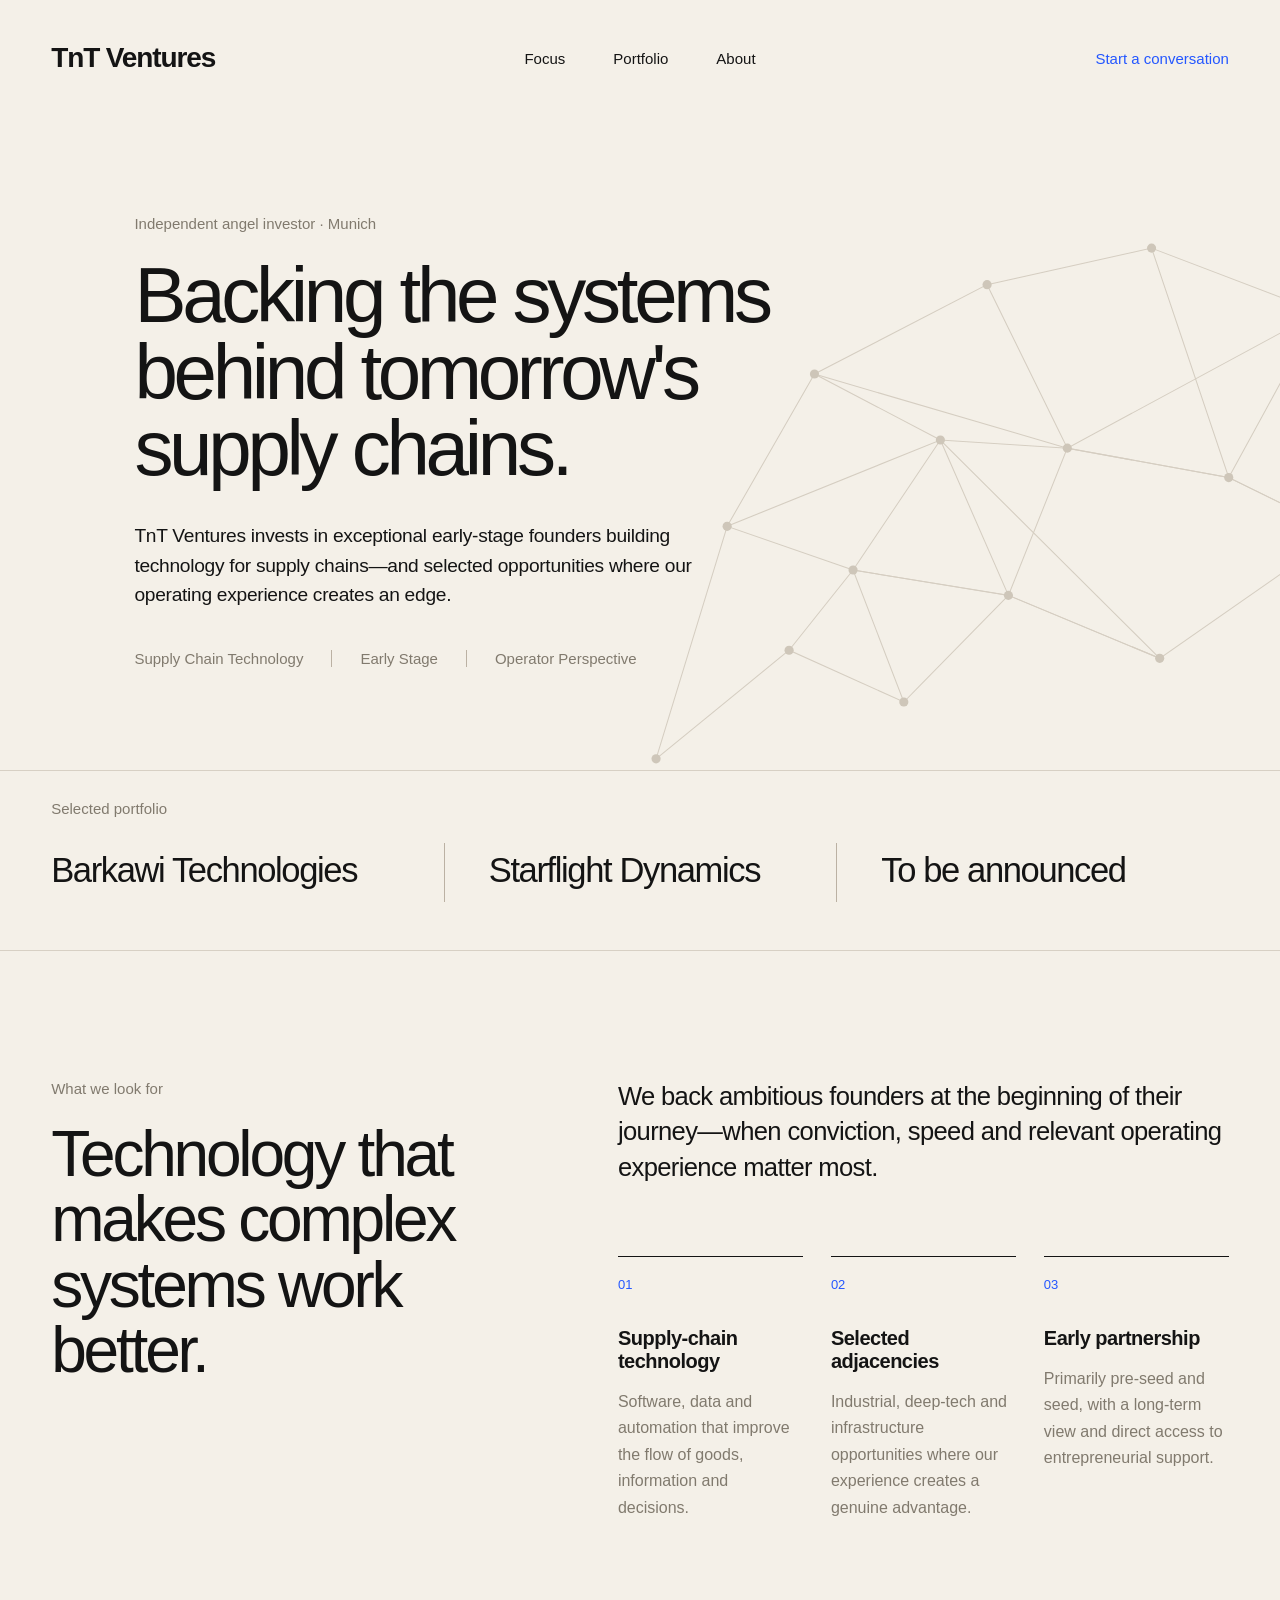
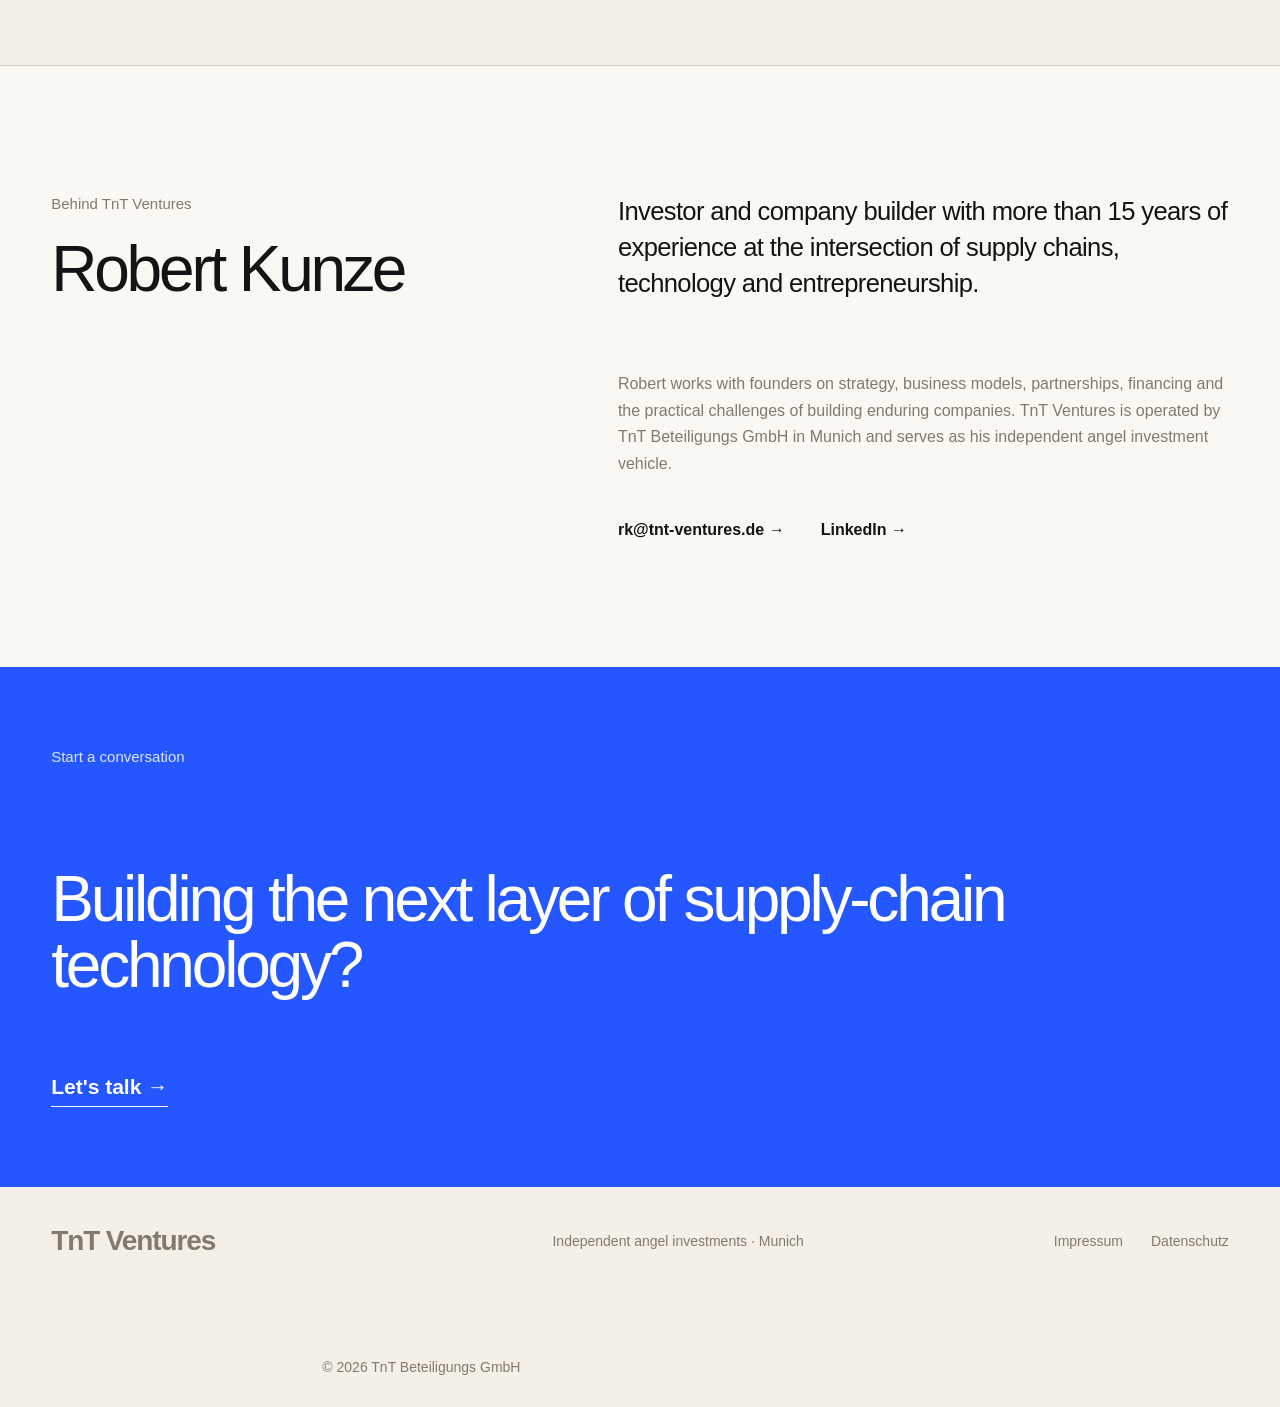
<file: index.html>
<!doctype html>
<html lang="en">
<head>
  <meta charset="utf-8">
  <meta name="viewport" content="width=device-width,initial-scale=1">
  <title>TnT Ventures | Supply Chain Technology Investments</title>
  <meta name="description" content="TnT Ventures is Robert Kunze's independent angel investment vehicle, backing early-stage founders in supply-chain technology and selected adjacent opportunities.">
  <meta name="robots" content="index,follow,max-image-preview:large,max-snippet:-1,max-video-preview:-1">
  <link rel="canonical" href="https://tnt-ventures.de/">
  <link rel="icon" href="/favicon.svg" type="image/svg+xml">
  <meta property="og:type" content="website">
  <meta property="og:site_name" content="TnT Ventures">
  <meta property="og:title" content="TnT Ventures | Supply Chain Technology Investments">
  <meta property="og:description" content="Independent angel investments in early-stage supply-chain technology and selected adjacent opportunities.">
  <meta property="og:url" content="https://tnt-ventures.de/">
  <meta property="og:image" content="https://tnt-ventures.de/social-card.png">
  <meta property="og:image:width" content="1200">
  <meta property="og:image:height" content="630">
  <meta property="og:image:alt" content="TnT Ventures — backing the systems behind tomorrow's supply chains.">
  <meta property="og:locale" content="en_DE">
  <meta name="twitter:card" content="summary_large_image">
  <meta name="twitter:title" content="TnT Ventures | Supply Chain Technology Investments">
  <meta name="twitter:description" content="Independent angel investments in early-stage supply-chain technology and selected adjacent opportunities.">
  <meta name="twitter:image" content="https://tnt-ventures.de/social-card.png">
  <link rel="stylesheet" href="styles.css">
  <script type="application/ld+json">
  {
    "@context": "https://schema.org",
    "@graph": [
      {
        "@type": "WebSite",
        "@id": "https://tnt-ventures.de/#website",
        "url": "https://tnt-ventures.de/",
        "name": "TnT Ventures",
        "description": "Independent angel investments in early-stage supply-chain technology and selected adjacent opportunities.",
        "inLanguage": "en"
      },
      {
        "@type": "Organization",
        "@id": "https://tnt-ventures.de/#organization",
        "name": "TnT Ventures",
        "legalName": "TnT Beteiligungs GmbH",
        "url": "https://tnt-ventures.de/",
        "email": "rk@tnt-ventures.de",
        "description": "Robert Kunze's independent angel investment vehicle focused on supply-chain technology and selected adjacent opportunities.",
        "address": {
          "@type": "PostalAddress",
          "streetAddress": "Baierbrunner Straße 21",
          "postalCode": "81379",
          "addressLocality": "München",
          "addressCountry": "DE"
        }
      },
      {
        "@type": "Person",
        "@id": "https://tnt-ventures.de/#robert-kunze",
        "name": "Robert Kunze",
        "jobTitle": "Angel Investor and Company Builder",
        "url": "https://tnt-ventures.de/#about",
        "sameAs": [
          "https://www.linkedin.com/in/robert-kunze-53a3495a"
        ],
        "affiliation": {
          "@id": "https://tnt-ventures.de/#organization"
        }
      }
    ]
  }
  </script>
</head>
<body>
<main>
  <header class="site-header">
    <a class="wordmark" href="#top">TnT Ventures</a>
    <nav aria-label="Primary navigation">
      <a href="#focus">Focus</a><a href="#portfolio">Portfolio</a><a href="#about">About</a>
    </nav>
    <a class="header-cta" href="mailto:rk@tnt-ventures.de">Start a conversation</a>
  </header>

  <section class="hero" id="top">
    <svg class="network" aria-hidden="true" viewBox="0 0 760 650" preserveAspectRatio="xMidYMid slice">
      <g class="network-lines">
        <path d="M47 575 178 468 291 519 394 414 543 476 721 352"/><path d="M47 575 117 346 241 389 394 414 452 269 611 298 721 352"/><path d="M117 346 203 196 327 261 241 389 291 519"/><path d="M203 196 373 108 452 269 327 261 394 414"/><path d="M373 108 535 72 611 298 452 269"/><path d="M535 72 700 135 611 298 721 352"/><path d="M178 468 241 389 394 414 543 476"/><path d="M203 196 452 269 700 135"/><path d="M117 346 327 261 543 476"/>
      </g>
      <g class="network-nodes">
        <circle cx="47" cy="575" r="4.5"/><circle cx="178" cy="468" r="4.5"/><circle cx="291" cy="519" r="4.5"/><circle cx="394" cy="414" r="4.5"/><circle cx="543" cy="476" r="4.5"/><circle cx="721" cy="352" r="4.5"/><circle cx="117" cy="346" r="4.5"/><circle cx="241" cy="389" r="4.5"/><circle cx="452" cy="269" r="4.5"/><circle cx="611" cy="298" r="4.5"/><circle cx="203" cy="196" r="4.5"/><circle cx="327" cy="261" r="4.5"/><circle cx="373" cy="108" r="4.5"/><circle cx="535" cy="72" r="4.5"/><circle cx="700" cy="135" r="4.5"/>
      </g>
    </svg>
    <div class="hero-copy">
      <p class="eyebrow">Independent angel investor · Munich</p>
      <h1>Backing the systems behind tomorrow's supply chains.</h1>
      <p class="hero-intro">TnT Ventures invests in exceptional early-stage founders building technology for supply chains—and selected opportunities where our operating experience creates an edge.</p>
      <div class="proof-row"><span>Supply Chain Technology</span><span>Early Stage</span><span>Operator Perspective</span></div>
    </div>
  </section>

  <section class="portfolio-strip" id="portfolio">
    <p class="section-kicker">Selected portfolio</p>
    <div class="portfolio-list">
      <a href="https://www.barkawi.com/" target="_blank" rel="noreferrer">Barkawi Technologies <b>→</b></a>
      <a href="https://www.starflight-dynamics.com/" target="_blank" rel="noreferrer">Starflight Dynamics <b>→</b></a>
      <span>To be announced</span>
    </div>
  </section>

  <section class="focus-section" id="focus">
    <div><p class="section-kicker">What we look for</p><h2>Technology that makes complex systems work better.</h2></div>
    <div class="focus-copy">
      <p>We back ambitious founders at the beginning of their journey—when conviction, speed and relevant operating experience matter most.</p>
      <div class="focus-grid">
        <article><span>01</span><h3>Supply-chain technology</h3><p>Software, data and automation that improve the flow of goods, information and decisions.</p></article>
        <article><span>02</span><h3>Selected adjacencies</h3><p>Industrial, deep-tech and infrastructure opportunities where our experience creates a genuine advantage.</p></article>
        <article><span>03</span><h3>Early partnership</h3><p>Primarily pre-seed and seed, with a long-term view and direct access to entrepreneurial support.</p></article>
      </div>
    </div>
  </section>

  <section class="about-section" id="about">
    <div><p class="section-kicker">Behind TnT Ventures</p><h2>Robert Kunze</h2></div>
    <div>
      <p class="about-lead">Investor and company builder with more than 15 years of experience at the intersection of supply chains, technology and entrepreneurship.</p>
      <p>Robert works with founders on strategy, business models, partnerships, financing and the practical challenges of building enduring companies. TnT Ventures is operated by TnT Beteiligungs GmbH in Munich and serves as his independent angel investment vehicle.</p>
      <div class="about-links">
        <a href="mailto:rk@tnt-ventures.de">rk@tnt-ventures.de →</a>
        <a href="https://www.linkedin.com/in/robert-kunze-53a3495a" target="_blank" rel="noreferrer">LinkedIn →</a>
      </div>
    </div>
  </section>

  <section class="contact-section">
    <p class="section-kicker">Start a conversation</p>
    <h2>Building the next layer of supply-chain technology?</h2>
    <a class="contact-link" href="mailto:rk@tnt-ventures.de">Let's talk →</a>
  </section>

  <footer>
    <a class="wordmark" href="#top">TnT Ventures</a>
    <p>Independent angel investments · Munich</p>
    <div><a href="impressum.html">Impressum</a><a href="datenschutz.html">Datenschutz</a></div>
    <span>© 2026 TnT Beteiligungs GmbH</span>
  </footer>
</main>
</body>
</html>
</file>
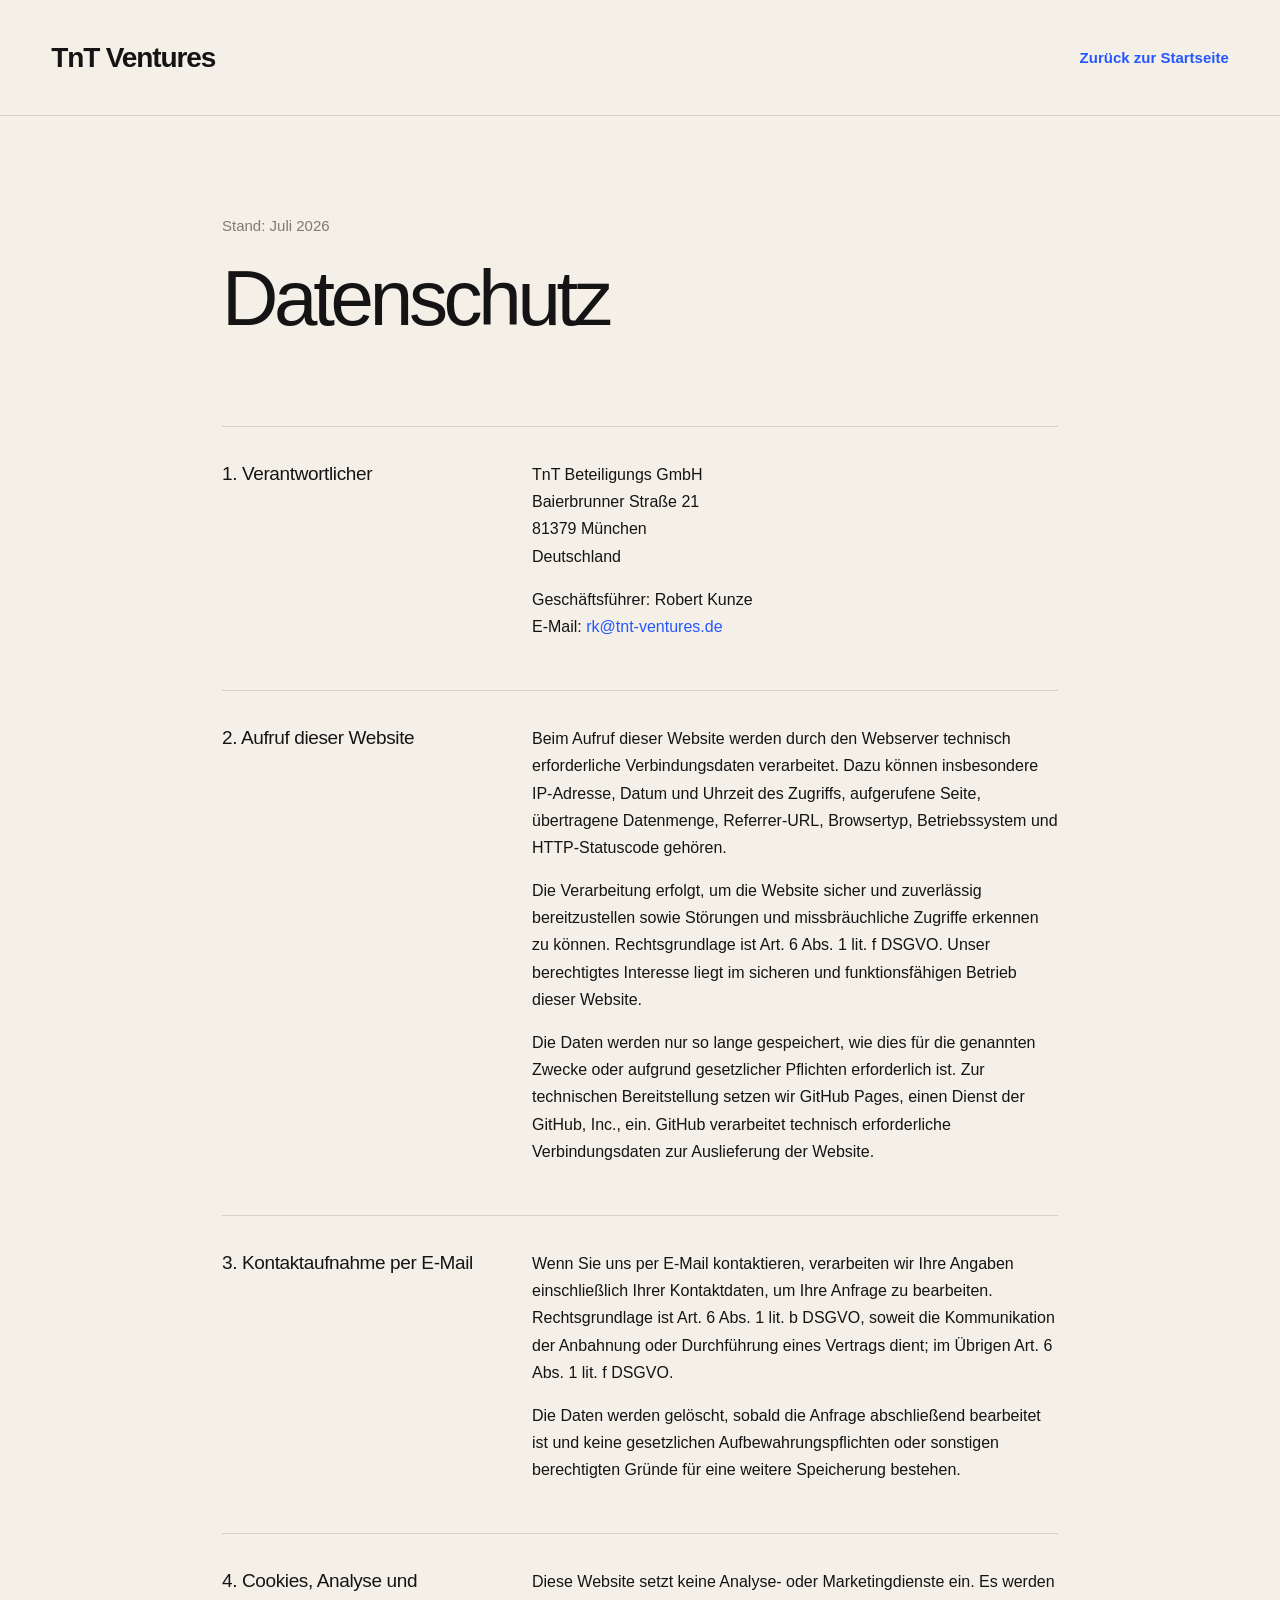
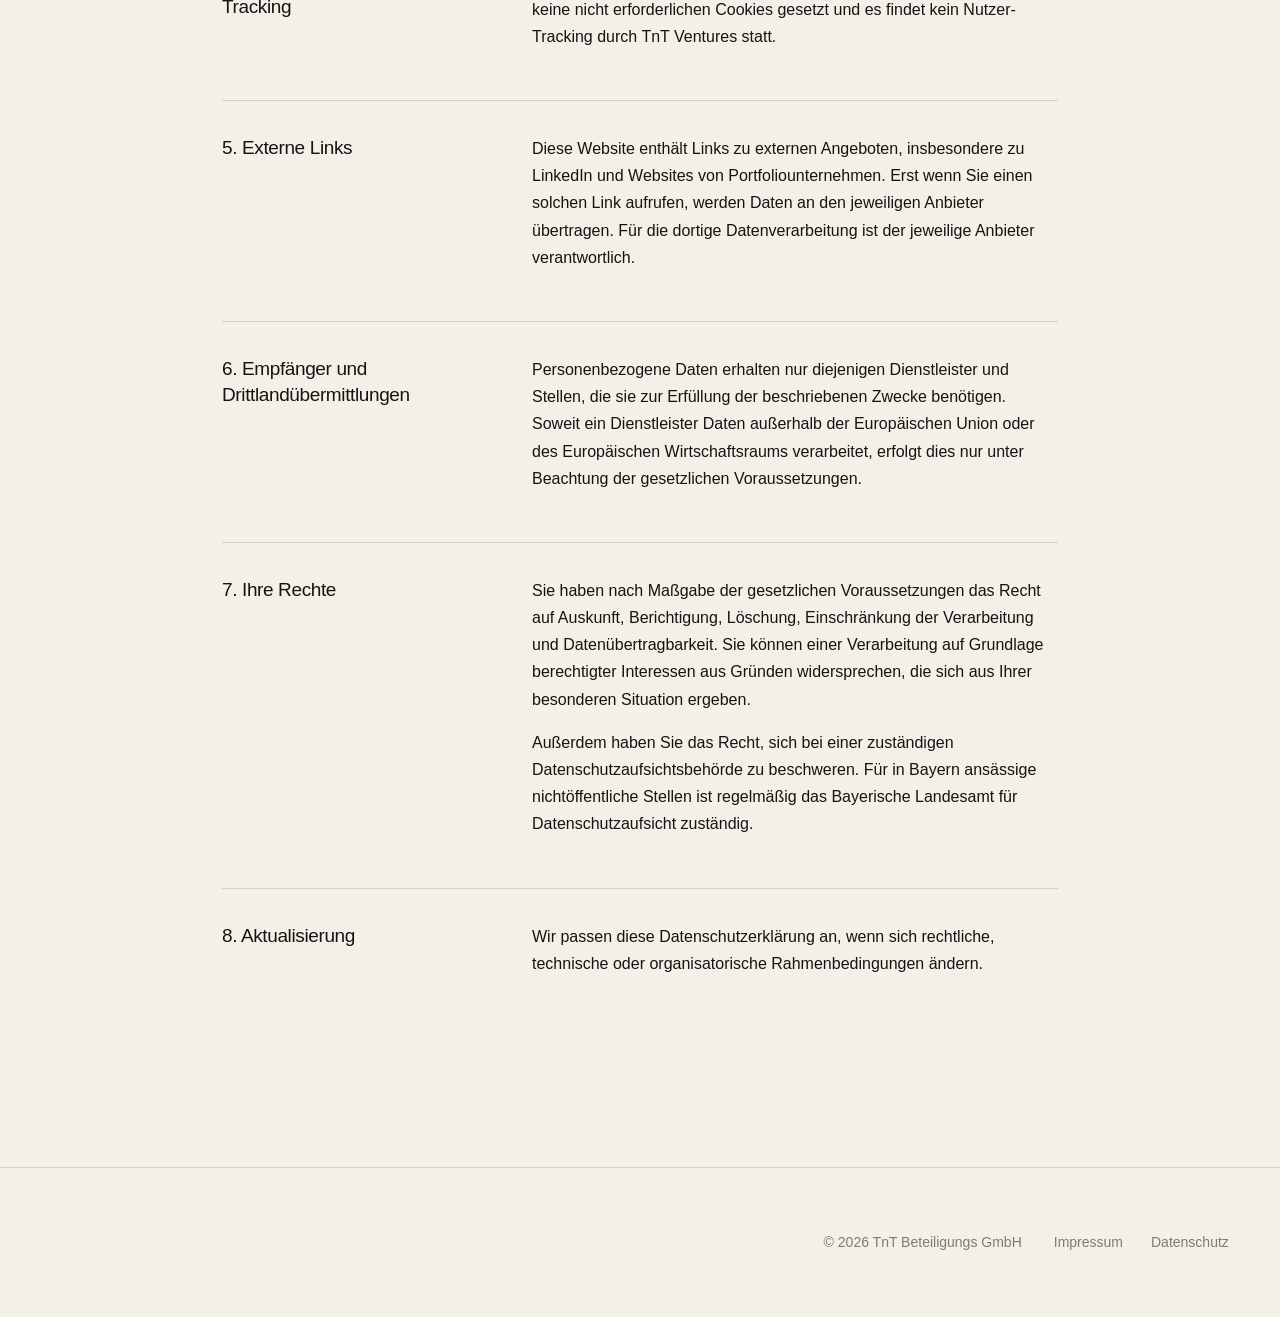
<file: datenschutz.html>
<!doctype html>
<html lang="de">
<head>
  <meta charset="utf-8"><meta name="viewport" content="width=device-width,initial-scale=1">
  <title>Datenschutz | TnT Ventures</title><meta name="description" content="Datenschutzerklärung der TnT Beteiligungs GmbH.">
  <meta name="robots" content="index,follow"><link rel="canonical" href="https://tnt-ventures.de/datenschutz.html"><link rel="icon" href="/favicon.svg" type="image/svg+xml">
  <link rel="stylesheet" href="styles.css">
</head>
<body><main class="legal-page">
  <header class="legal-header"><a class="wordmark" href="index.html">TnT Ventures</a><a href="index.html">Zurück zur Startseite</a></header>
  <article class="legal-content">
    <p class="section-kicker">Stand: Juli 2026</p><h1>Datenschutz</h1>
    <section><h2>1. Verantwortlicher</h2><div><p>TnT Beteiligungs GmbH<br>Baierbrunner Straße 21<br>81379 München<br>Deutschland</p><p>Geschäftsführer: Robert Kunze<br>E-Mail: <a href="mailto:rk@tnt-ventures.de">rk@tnt-ventures.de</a></p></div></section>
    <section><h2>2. Aufruf dieser Website</h2><div><p>Beim Aufruf dieser Website werden durch den Webserver technisch erforderliche Verbindungsdaten verarbeitet. Dazu können insbesondere IP-Adresse, Datum und Uhrzeit des Zugriffs, aufgerufene Seite, übertragene Datenmenge, Referrer-URL, Browsertyp, Betriebssystem und HTTP-Statuscode gehören.</p><p>Die Verarbeitung erfolgt, um die Website sicher und zuverlässig bereitzustellen sowie Störungen und missbräuchliche Zugriffe erkennen zu können. Rechtsgrundlage ist Art. 6 Abs. 1 lit. f DSGVO. Unser berechtigtes Interesse liegt im sicheren und funktionsfähigen Betrieb dieser Website.</p><p>Die Daten werden nur so lange gespeichert, wie dies für die genannten Zwecke oder aufgrund gesetzlicher Pflichten erforderlich ist. Zur technischen Bereitstellung setzen wir GitHub Pages, einen Dienst der GitHub, Inc., ein. GitHub verarbeitet technisch erforderliche Verbindungsdaten zur Auslieferung der Website.</p></div></section>
    <section><h2>3. Kontaktaufnahme per E-Mail</h2><div><p>Wenn Sie uns per E-Mail kontaktieren, verarbeiten wir Ihre Angaben einschließlich Ihrer Kontaktdaten, um Ihre Anfrage zu bearbeiten. Rechtsgrundlage ist Art. 6 Abs. 1 lit. b DSGVO, soweit die Kommunikation der Anbahnung oder Durchführung eines Vertrags dient; im Übrigen Art. 6 Abs. 1 lit. f DSGVO.</p><p>Die Daten werden gelöscht, sobald die Anfrage abschließend bearbeitet ist und keine gesetzlichen Aufbewahrungspflichten oder sonstigen berechtigten Gründe für eine weitere Speicherung bestehen.</p></div></section>
    <section><h2>4. Cookies, Analyse und Tracking</h2><p>Diese Website setzt keine Analyse- oder Marketingdienste ein. Es werden keine nicht erforderlichen Cookies gesetzt und es findet kein Nutzer-Tracking durch TnT Ventures statt.</p></section>
    <section><h2>5. Externe Links</h2><p>Diese Website enthält Links zu externen Angeboten, insbesondere zu LinkedIn und Websites von Portfoliounternehmen. Erst wenn Sie einen solchen Link aufrufen, werden Daten an den jeweiligen Anbieter übertragen. Für die dortige Datenverarbeitung ist der jeweilige Anbieter verantwortlich.</p></section>
    <section><h2>6. Empfänger und Drittlandübermittlungen</h2><p>Personenbezogene Daten erhalten nur diejenigen Dienstleister und Stellen, die sie zur Erfüllung der beschriebenen Zwecke benötigen. Soweit ein Dienstleister Daten außerhalb der Europäischen Union oder des Europäischen Wirtschaftsraums verarbeitet, erfolgt dies nur unter Beachtung der gesetzlichen Voraussetzungen.</p></section>
    <section><h2>7. Ihre Rechte</h2><div><p>Sie haben nach Maßgabe der gesetzlichen Voraussetzungen das Recht auf Auskunft, Berichtigung, Löschung, Einschränkung der Verarbeitung und Datenübertragbarkeit. Sie können einer Verarbeitung auf Grundlage berechtigter Interessen aus Gründen widersprechen, die sich aus Ihrer besonderen Situation ergeben.</p><p>Außerdem haben Sie das Recht, sich bei einer zuständigen Datenschutzaufsichtsbehörde zu beschweren. Für in Bayern ansässige nichtöffentliche Stellen ist regelmäßig das Bayerische Landesamt für Datenschutzaufsicht zuständig.</p></div></section>
    <section><h2>8. Aktualisierung</h2><p>Wir passen diese Datenschutzerklärung an, wenn sich rechtliche, technische oder organisatorische Rahmenbedingungen ändern.</p></section>
  </article>
  <footer class="legal-footer"><span>© 2026 TnT Beteiligungs GmbH</span><div><a href="impressum.html">Impressum</a><a href="datenschutz.html">Datenschutz</a></div></footer>
</main></body></html>
</file>
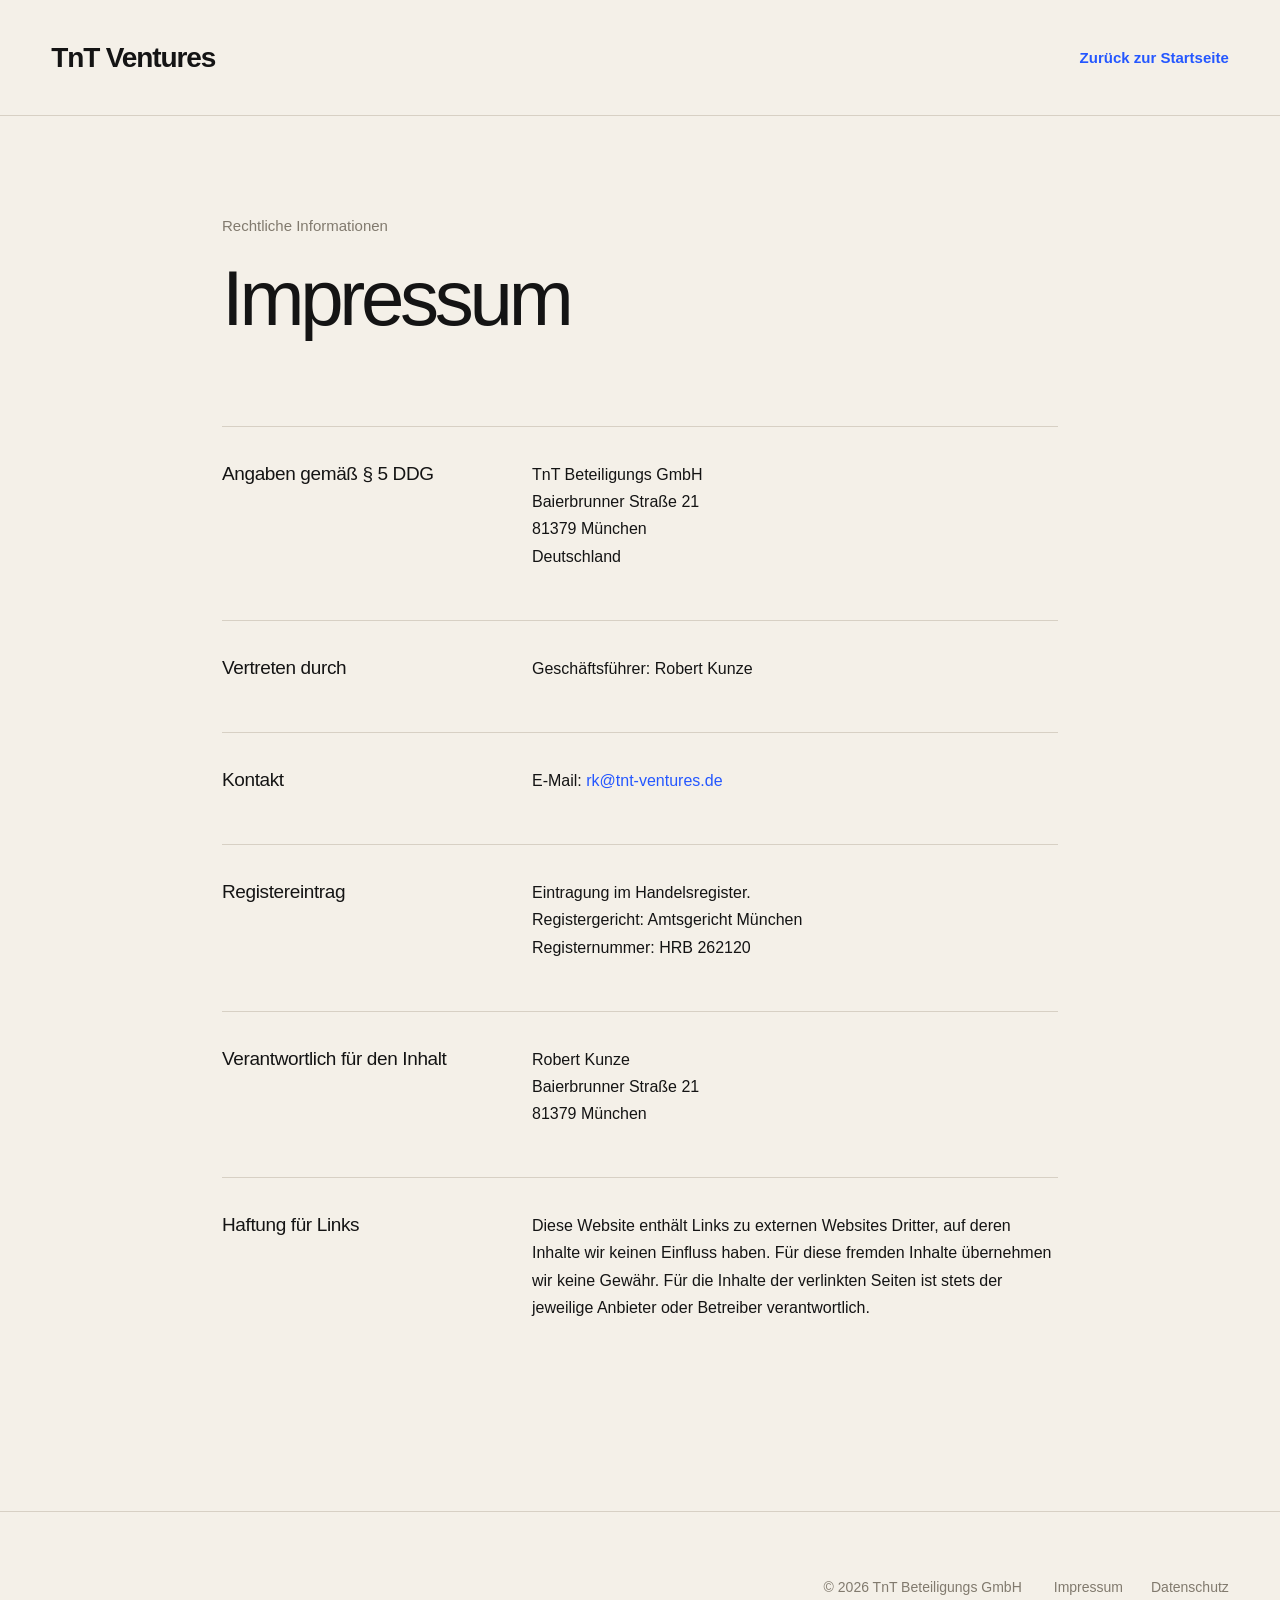
<file: impressum.html>
<!doctype html>
<html lang="de">
<head>
  <meta charset="utf-8"><meta name="viewport" content="width=device-width,initial-scale=1">
  <title>Impressum | TnT Ventures</title><meta name="description" content="Impressum der TnT Beteiligungs GmbH.">
  <meta name="robots" content="index,follow"><link rel="canonical" href="https://tnt-ventures.de/impressum.html"><link rel="icon" href="/favicon.svg" type="image/svg+xml">
  <link rel="stylesheet" href="styles.css">
</head>
<body><main class="legal-page">
  <header class="legal-header"><a class="wordmark" href="index.html">TnT Ventures</a><a href="index.html">Zurück zur Startseite</a></header>
  <article class="legal-content">
    <p class="section-kicker">Rechtliche Informationen</p><h1>Impressum</h1>
    <section><h2>Angaben gemäß § 5 DDG</h2><p>TnT Beteiligungs GmbH<br>Baierbrunner Straße 21<br>81379 München<br>Deutschland</p></section>
    <section><h2>Vertreten durch</h2><p>Geschäftsführer: Robert Kunze</p></section>
    <section><h2>Kontakt</h2><p>E-Mail: <a href="mailto:rk@tnt-ventures.de">rk@tnt-ventures.de</a></p></section>
    <section><h2>Registereintrag</h2><p>Eintragung im Handelsregister.<br>Registergericht: Amtsgericht München<br>Registernummer: HRB 262120</p></section>
    <section><h2>Verantwortlich für den Inhalt</h2><p>Robert Kunze<br>Baierbrunner Straße 21<br>81379 München</p></section>
    <section><h2>Haftung für Links</h2><p>Diese Website enthält Links zu externen Websites Dritter, auf deren Inhalte wir keinen Einfluss haben. Für diese fremden Inhalte übernehmen wir keine Gewähr. Für die Inhalte der verlinkten Seiten ist stets der jeweilige Anbieter oder Betreiber verantwortlich.</p></section>
  </article>
  <footer class="legal-footer"><span>© 2026 TnT Beteiligungs GmbH</span><div><a href="impressum.html">Impressum</a><a href="datenschutz.html">Datenschutz</a></div></footer>
</main></body></html>
</file>
<file: styles.css>
:root{--canvas:#f4f0e8;--paper:#faf8f3;--ink:#141414;--muted:#817a6e;--rule:#d7d0c4;--accent:#2457ff}
*{box-sizing:border-box}html{scroll-behavior:smooth}body{margin:0;background:var(--canvas);color:var(--ink);font-family:Arial,Helvetica,sans-serif}a{color:inherit;text-decoration:none}a:focus-visible{outline:2px solid var(--accent);outline-offset:6px}
.site-header,.hero,.portfolio-strip,.focus-section,.about-section,.contact-section,footer{padding-inline:clamp(24px,4vw,64px)}
.site-header{height:116px;display:grid;grid-template-columns:1fr auto 1fr;align-items:center;position:relative;z-index:5}.wordmark{font-size:28px;font-weight:600;letter-spacing:-.04em}nav{display:flex;gap:48px}nav a,.header-cta{font-size:15px;font-weight:500;position:relative}.header-cta{color:var(--accent);justify-self:end}nav a:after,.header-cta:after{content:"";position:absolute;height:1.5px;left:0;right:100%;bottom:-6px;background:var(--accent);transition:right .24s ease}nav a:hover:after,.header-cta:hover:after{right:0}
.hero{min-height:655px;position:relative;overflow:hidden;display:flex;align-items:center;border-bottom:1px solid var(--rule)}.hero-copy{position:relative;z-index:2;width:min(790px,64vw);padding:48px 0 68px clamp(0px,6.5vw,100px);animation:rise .65s ease-out both}.eyebrow,.section-kicker{color:var(--muted);font-size:15px;line-height:1.3}h1{font-size:clamp(58px,6.1vw,92px);line-height:.98;letter-spacing:-.055em;font-weight:400;margin:24px 0 34px}.hero-intro{max-width:610px;font-size:clamp(18px,1.5vw,22px);line-height:1.55;letter-spacing:-.015em;margin:0}.proof-row{display:flex;align-items:center;margin-top:40px;color:var(--muted);font-size:15px}.proof-row span+span{border-left:1px solid #bbb1a3;margin-left:28px;padding-left:28px}
.network{position:absolute;z-index:1;right:-85px;bottom:-65px;width:min(58vw,820px);height:660px;opacity:.52;animation:network-in 1.1s .15s ease-out both}.network-lines{fill:none;stroke:#b8ad9d;stroke-width:1}.network-nodes{fill:#aa9f8d}
.portfolio-strip{padding-top:28px;padding-bottom:48px}.section-kicker{margin:0 0 24px}.portfolio-list{display:grid;grid-template-columns:repeat(3,1fr)}.portfolio-list>*{font-size:clamp(24px,2.7vw,41px);letter-spacing:-.04em;padding:8px 34px 12px 0;display:flex;align-items:center;gap:14px}.portfolio-list>*+*{border-left:1px solid #bbb1a3;padding-left:44px}.portfolio-list b{font-size:20px;opacity:0;transform:translateX(-8px);transition:.22s ease}.portfolio-list a:hover,.about-links a:hover{color:var(--accent)}.portfolio-list a:hover b{opacity:1;transform:none}
.focus-section,.about-section{padding-top:clamp(90px,10vw,150px);padding-bottom:clamp(90px,10vw,150px);display:grid;grid-template-columns:.85fr 1.15fr;gap:clamp(50px,9vw,150px);border-top:1px solid var(--rule)}h2{font-size:clamp(42px,5vw,74px);line-height:1.02;letter-spacing:-.05em;font-weight:400;margin:0}.focus-copy>p,.about-lead{font-size:clamp(22px,2vw,30px);line-height:1.4;letter-spacing:-.025em;margin:0 0 70px}.focus-grid{display:grid;grid-template-columns:repeat(3,1fr);gap:28px}.focus-grid article{border-top:1px solid var(--ink);padding-top:18px}.focus-grid span{color:var(--accent);font-size:13px}.focus-grid h3{font-size:20px;margin:34px 0 14px;letter-spacing:-.025em}.focus-grid p,.about-section>div:last-child>p:not(.about-lead){color:var(--muted);font-size:16px;line-height:1.65}.about-section{background:var(--paper)}.about-links{display:flex;gap:36px;margin-top:44px}.about-links a{font-weight:600}
.contact-section{background:var(--accent);color:#fff;min-height:520px;padding-top:80px;padding-bottom:80px;display:flex;flex-direction:column;justify-content:space-between}.contact-section .section-kicker{color:#dce4ff}.contact-section h2{max-width:980px}.contact-link{font-size:21px;font-weight:600;align-self:flex-start;border-bottom:1px solid #fff;padding-bottom:7px}
footer{min-height:220px;display:grid;grid-template-columns:1fr 1fr auto;align-items:center;gap:32px;color:var(--muted);font-size:14px}footer>div{display:flex;gap:28px}footer>div a:hover{color:var(--accent)}footer>span{text-align:right}
.legal-header{min-height:116px;padding-inline:clamp(24px,4vw,64px);display:flex;justify-content:space-between;align-items:center;border-bottom:1px solid var(--rule)}.legal-header>a:last-child{color:var(--accent);font-size:15px;font-weight:600}.legal-content{max-width:900px;margin:0 auto;padding:100px 32px 140px}.legal-content>h1{margin-bottom:90px}.legal-content section{display:grid;grid-template-columns:260px 1fr;gap:50px;padding:34px 0;border-top:1px solid var(--rule)}.legal-content section h2{font-size:19px;line-height:1.35;letter-spacing:-.02em}.legal-content section p{font-size:16px;line-height:1.7;margin:0 0 16px}.legal-content section p a{color:var(--accent)}.legal-footer{min-height:150px;border-top:1px solid var(--rule);grid-template-columns:1fr auto}
@keyframes rise{from{opacity:0;transform:translateY(12px)}to{opacity:1;transform:none}}@keyframes network-in{from{opacity:0;transform:translate(30px,12px)}to{opacity:.52;transform:none}}
@media(max-width:900px){.site-header{grid-template-columns:1fr auto;height:90px}nav{display:none}.hero{min-height:720px;align-items:flex-start}.hero-copy{width:100%;padding:72px 0 260px}.network{width:720px;right:-290px;bottom:-160px;opacity:.35}.portfolio-list,.focus-section,.about-section{grid-template-columns:1fr}.portfolio-list>*{border-left:0!important;border-top:1px solid var(--rule);padding:22px 0!important}.focus-grid{grid-template-columns:1fr}.focus-grid article{padding-bottom:26px}.focus-copy>p,.about-lead{margin-bottom:50px}.about-section>div:first-child h2{margin-bottom:50px}footer{grid-template-columns:1fr 1fr;padding-top:55px;padding-bottom:55px}}
@media(max-width:700px){.legal-header{min-height:90px;padding-inline:22px}.legal-content{padding:70px 22px 100px}.legal-content>h1{font-size:56px;margin-bottom:60px}.legal-content section{grid-template-columns:1fr;gap:20px}.legal-footer{grid-template-columns:1fr}}
@media(max-width:560px){.site-header,.hero,.portfolio-strip,.focus-section,.about-section,.contact-section,footer{padding-inline:22px}.wordmark{font-size:24px}.header-cta{font-size:13px}.hero{min-height:690px}.hero-copy{padding-top:64px}h1{font-size:52px}.proof-row{align-items:flex-start;font-size:13px}.proof-row span+span{margin-left:12px;padding-left:12px}.focus-section,.about-section{gap:44px}.about-links{flex-direction:column;gap:22px}.contact-section{min-height:470px}footer{grid-template-columns:1fr;align-content:center}footer>span{text-align:left}}
@media(prefers-reduced-motion:reduce){html{scroll-behavior:auto}*,*:before,*:after{animation-duration:.01ms!important;animation-iteration-count:1!important;transition-duration:.01ms!important}}
</file>
